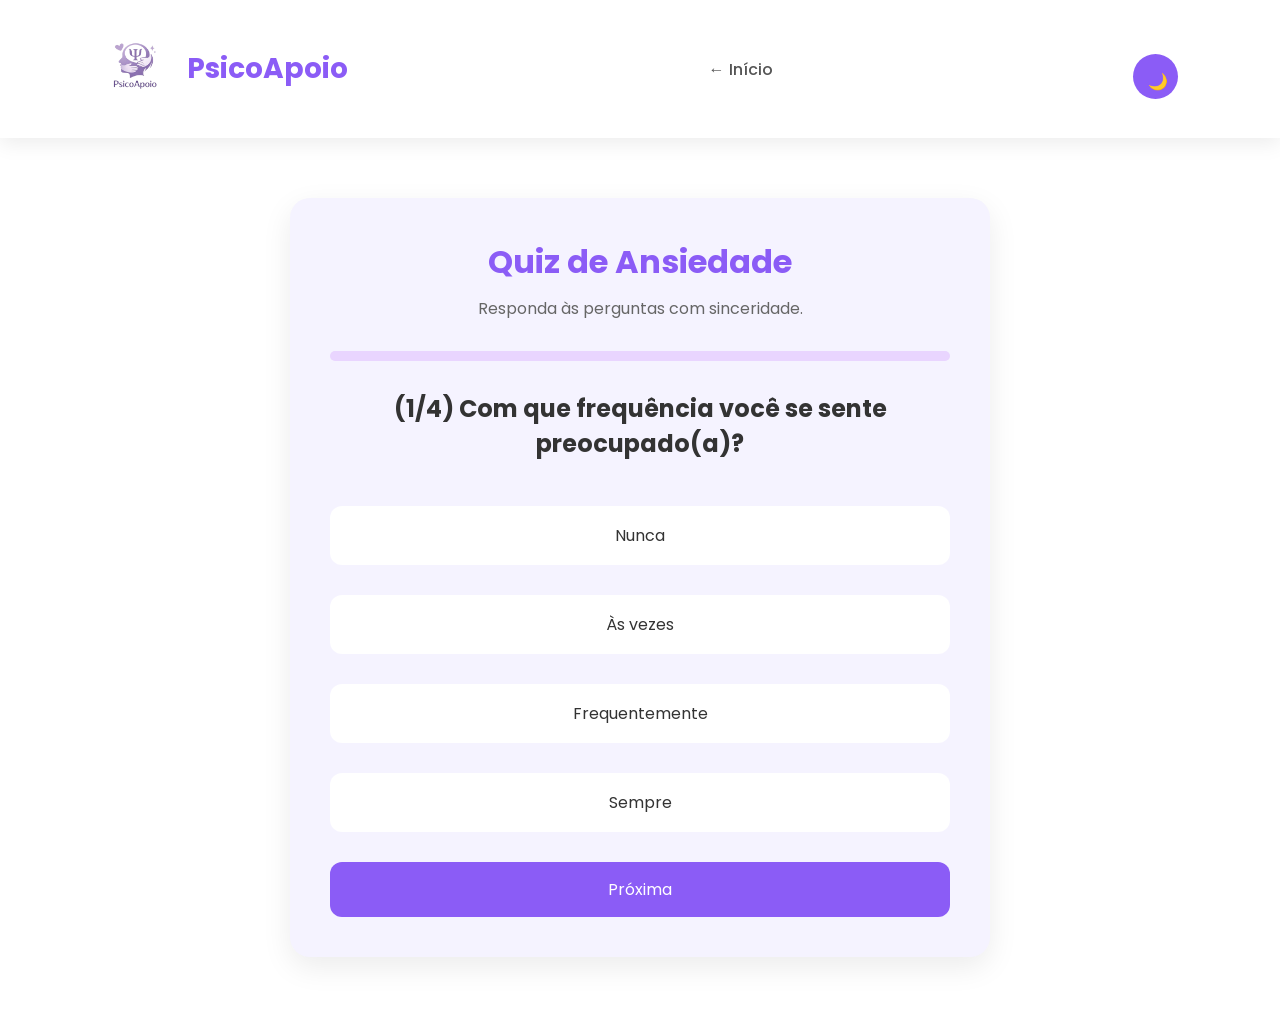
<file: quiz.html>
<!DOCTYPE html>
<html lang="pt-BR">

<head>

    <meta charset="UTF-8">
    <meta name="viewport" content="width=device-width, initial-scale=1.0">

    <title>Quiz | PsicoApoio</title>

    <link rel="stylesheet" href="../css/quiz.css">

    <link rel="preconnect" href="https://fonts.googleapis.com">

    <link href="https://fonts.googleapis.com/css2?family=Poppins:wght@300;400;500;600;700&display=swap" rel="stylesheet">

</head>

<body>

    <header>

        <div class="logo">
    
            <img src="../img/PsicoApoio-removebg-preview.png" alt="Logo PsicoApoio">
    
            <h2>PsicoApoio</h2>
    
        </div>
    
        <nav>
    
            <a href="index.html">← Início</a>
    
        </nav>
    
        <button id="tema">🌙</button>
    
    </header>

<main>

<div class="container">

    <h1>Quiz de Ansiedade</h1>

    <p class="subtitulo">
        Responda às perguntas com sinceridade.
    </p>

    <div class="barra">

        <div id="progresso"></div>

    </div>

    <h2 id="pergunta"></h2>

    <div id="respostas"></div>

    <button id="proximo">

        Próxima

    </button>

</div>

</main>

<script src="../js/quiz.js"></script>

</body>

</html>
</file>
<file: css/quiz.css>
/* ===========================
   RESET
=========================== */

*{
    margin:0;
    padding:0;
    box-sizing:border-box;
    font-family:'Poppins',sans-serif;
}

html{
    scroll-behavior:smooth;
}

body{

    background:#ffffff;
    color:#333;

    transition:.4s;

}

/* ===========================
   MODO ESCURO
=========================== */

body.dark{

    background:#0F0F0F;
    color:white;

}

/* ===========================
   HEADER
=========================== */

header{

    position:sticky;
    top:0;

    display:flex;
    justify-content:space-between;
    align-items:center;

    padding:18px 8%;

    background:rgba(255,255,255,.95);

    backdrop-filter:blur(10px);

    box-shadow:0 5px 20px rgba(0,0,0,.08);

}

.logo{

    display:flex;
    align-items:center;
    gap:15px;

}

.logo img{

    width:70px;

}

.logo h2{

    color:#8B5CF6;
    font-size:28px;

}

body.dark header{

    background:rgba(15,15,15,.95);

}

.logo h2{

    color:#8B5CF6;

}

nav a{

    text-decoration:none;
    color:#555;
    font-weight:500;

    transition:.3s;

}

body.dark nav a{

    color:white;

}

nav a:hover{

    color:#8B5CF6;

}

#tema{

    width:45px;
    height:45px;

    border:none;
    border-radius:50%;

    background:#8B5CF6;

    color:white;

    cursor:pointer;

    transition:.3s;

}

#tema:hover{

    transform:scale(1.08);

}

/* ===========================
   CONTAINER
=========================== */

main{

    display:flex;
    justify-content:center;
    align-items:center;

    padding:60px 20px;

}

.container{

    width:100%;
    max-width:700px;

    background:#F5F3FF;

    border-radius:20px;

    padding:40px;

    box-shadow:0 10px 30px rgba(0,0,0,.08);

}

body.dark .container{

    background:#1E1E1E;

}

/* ===========================
   TÍTULOS
=========================== */

h1{

    text-align:center;

    color:#8B5CF6;

    margin-bottom:10px;

}

.subtitulo{

    text-align:center;

    color:#666;

    margin-bottom:30px;

}

body.dark .subtitulo{

    color:#ddd;

}

h2{

    margin:30px 0;

    font-size:24px;

    text-align:center;

}

/* ===========================
   BARRA
=========================== */

.barra{

    width:100%;

    height:10px;

    background:#E9D5FF;

    border-radius:20px;

    overflow:hidden;

}

#progresso{

    width:0;

    height:100%;

    background:#8B5CF6;

    transition:.4s;

}

/* ===========================
   BOTÕES
=========================== */

button{

    width:100%;

    padding:15px;

    margin-top:15px;

    border:none;

    border-radius:12px;

    background:#8B5CF6;

    color:white;

    font-size:16px;

    cursor:pointer;

    transition:.3s;

}

button:hover{

    transform:translateY(-3px);

    box-shadow:0 10px 20px rgba(139,92,246,.3);

}

/* ===========================
   OPÇÕES
=========================== */

.opcao{

    background:white;

    color:#333;

    margin-bottom:15px;

    border:2px solid transparent;

}

.opcao:hover{

    background:#E9D5FF;

    border-color:#8B5CF6;

}

body.dark .opcao{

    background:#2A2A2A;

    color:white;

}

body.dark .opcao:hover{

    background:#3C2E63;

}

.selecionada{

    background:#8B5CF6 !important;

    color:white;

}

/* ===========================
   RESPONSIVO
=========================== */

@media(max-width:768px){

header{

    flex-direction:column;
    gap:15px;

}

.container{

    padding:25px;

}

h1{

    font-size:30px;

}

h2{

    font-size:20px;

}

}
</file>
